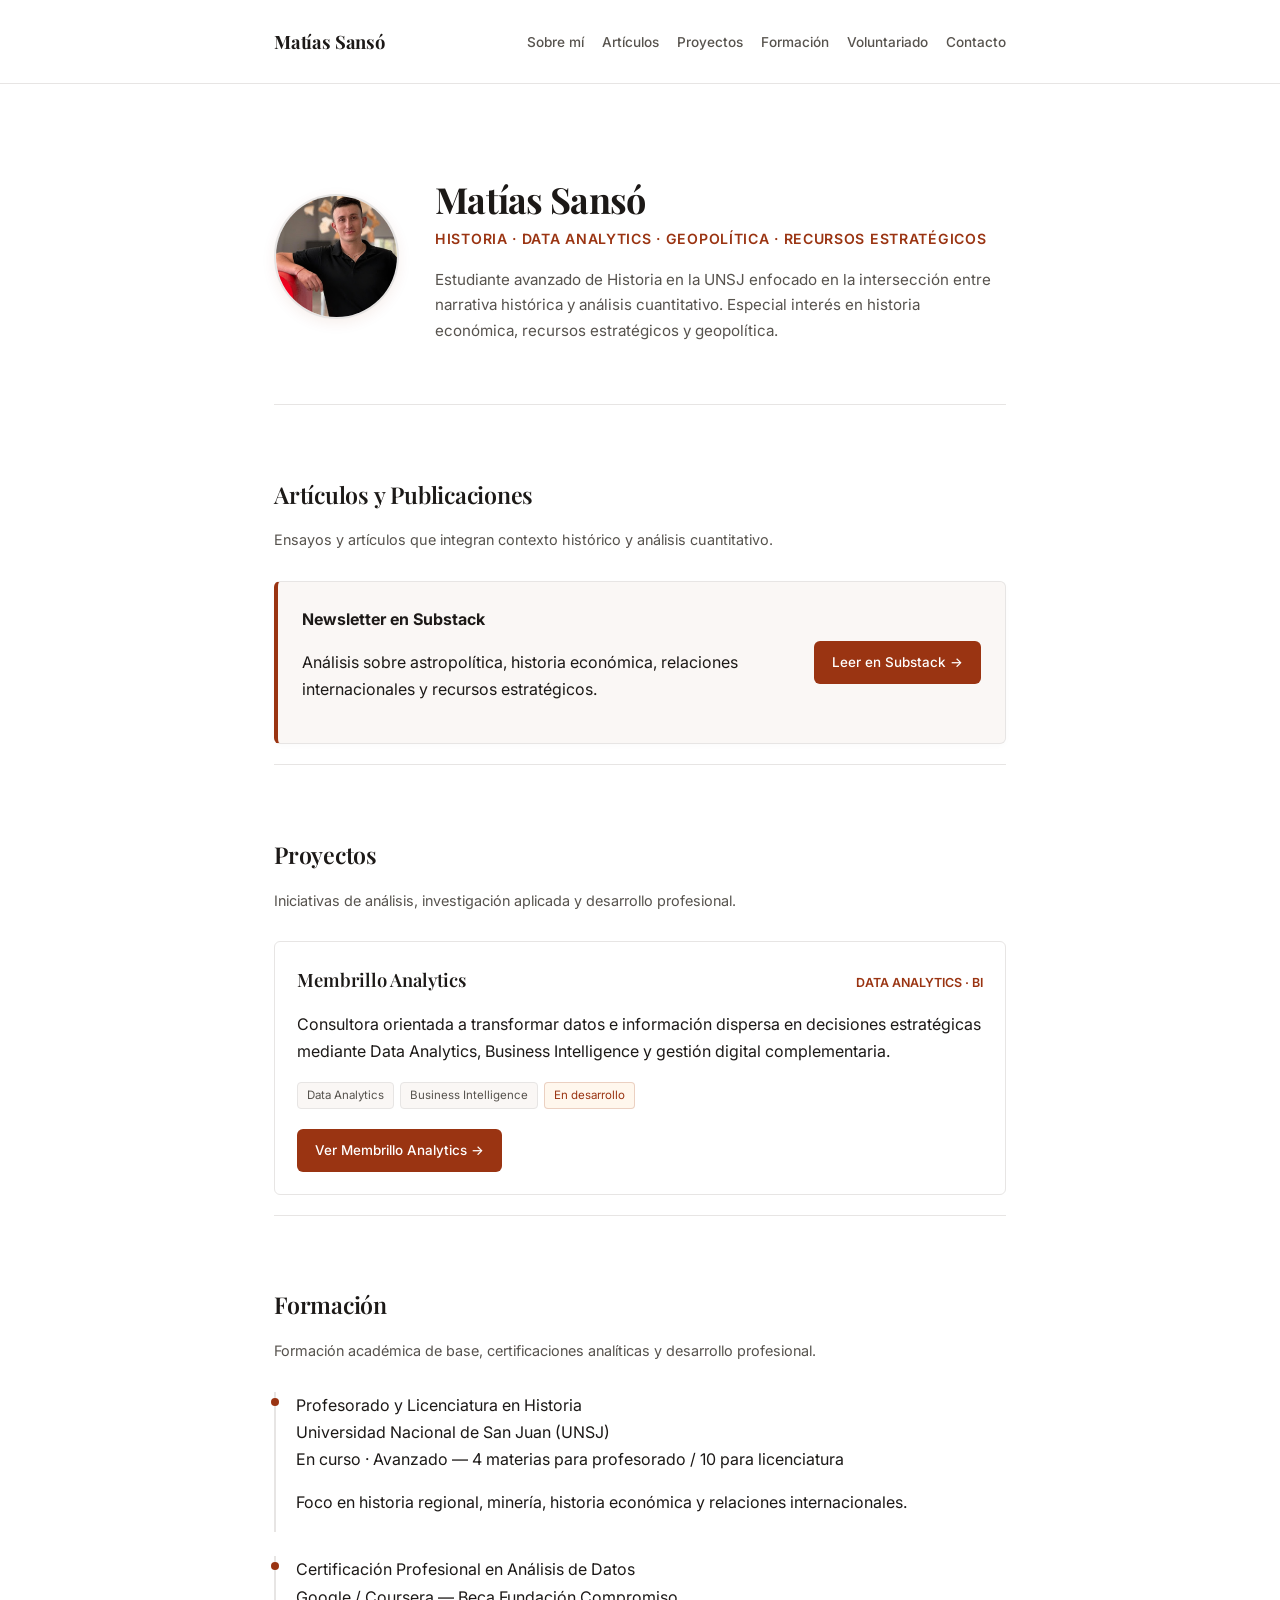
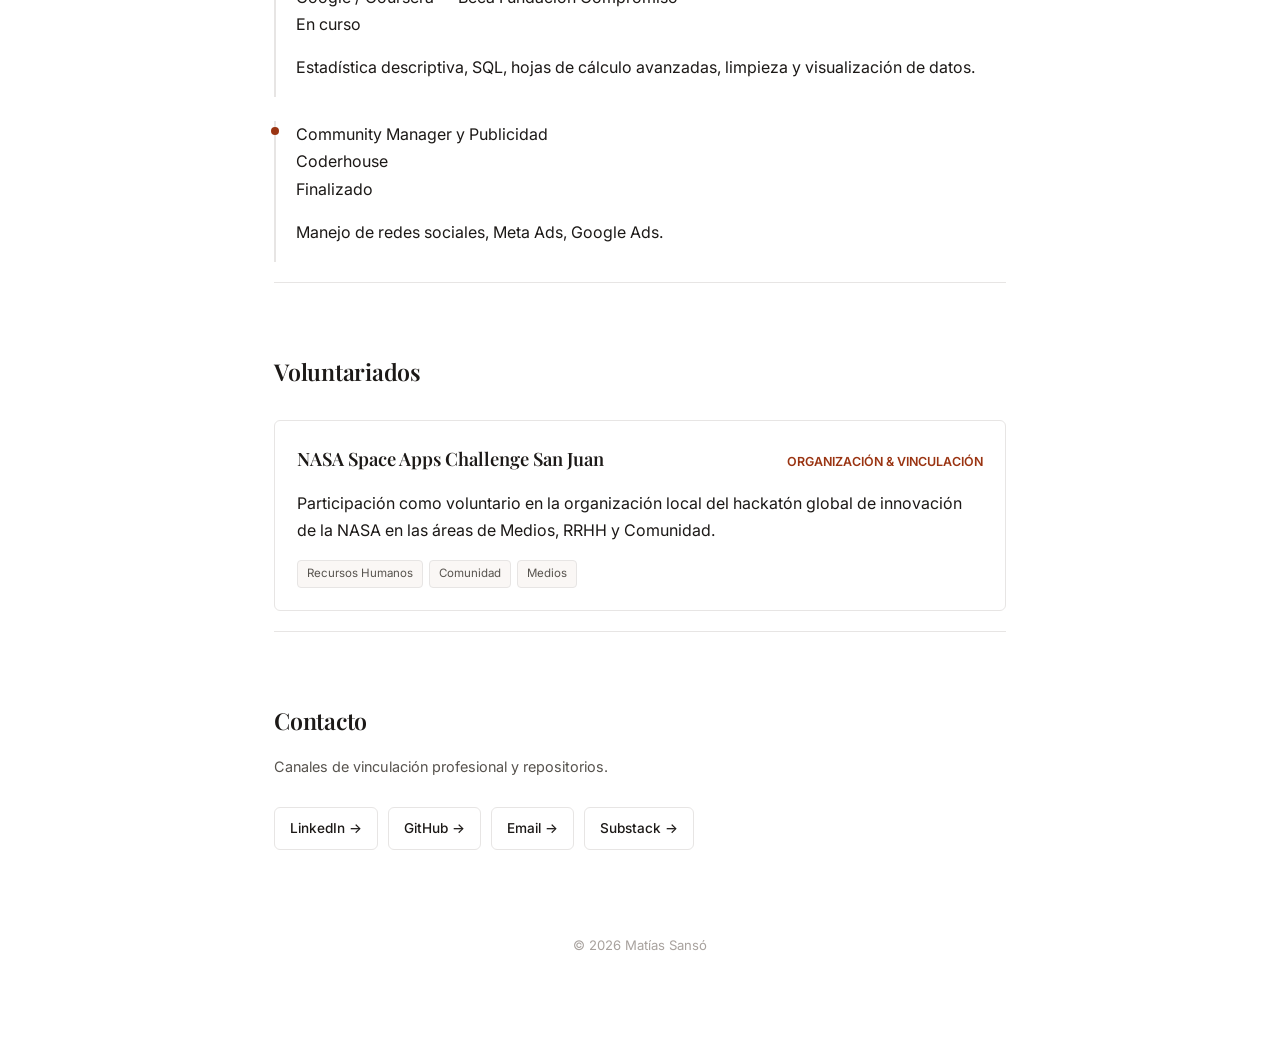
<file: index.html>
<!DOCTYPE html>
<html lang="es">
<head>
  <meta charset="utf-8">
  <meta name="viewport" content="width=device-width, initial-scale=1.0">
  <title>Matías Sansó | Historia, Datos & Geopolítica</title>
  <meta name="description" content="Matías Sansó — Historia, análisis de datos y geopolítica. Ensayos, proyectos y recursos profesionales desde San Juan, Argentina.">

  <!-- Social / SEO -->
  <meta property="og:title" content="Matías Sansó | Historia, Datos & Geopolítica">
  <meta property="og:description" content="Ensayos y proyectos sobre historia económica, recursos estratégicos y análisis cuantitativo.">
  <meta property="og:type" content="website">
  <meta property="og:url" content="https://matiassanso.github.io/">
  <meta property="og:image" content="https://matiassanso.github.io/assets/images/fotoprofesional.jpeg">
  <meta name="twitter:card" content="summary_large_image">

  <link rel="icon" href="/assets/favicon.svg" type="image/svg+xml" />

  <!-- Fonts -->
  <link rel="preconnect" href="https://fonts.googleapis.com">
  <link rel="preconnect" href="https://fonts.gstatic.com" crossorigin>
  <link href="https://fonts.googleapis.com/css2?family=Inter:wght@300;400;500;600&family=Playfair+Display:ital,wght@0,500;0,600;0,700;1,400&display=swap" rel="stylesheet">

  <link rel="stylesheet" href="/assets/css/styles.min.css">
</head>

<body>
  <a class="skip-link" href="#main">Saltar al contenido</a>

  <nav aria-label="Navegación principal">
    <div class="nav-container container">
      <a href="#" class="nav-brand">Matías Sansó</a>

      <button class="nav-toggle" id="navToggle" aria-controls="navLinks" aria-expanded="false" aria-label="Abrir menú">
        ☰
      </button>

      <ul class="nav-links" id="navLinks">
        <li><a href="#sobre-mi">Sobre mí</a></li>
        <li><a href="#articulos">Artículos</a></li>
        <li><a href="#proyectos">Proyectos</a></li>
        <li><a href="#cv">Formación</a></li>
        <li><a href="#voluntariado">Voluntariado</a></li>
        <li><a href="#contacto">Contacto</a></li>
      </ul>
    </div>
  </nav>

  <main id="main" role="main" class="container">
<header id="sobre-mi">
  <img
    src="/assets/images/fotoprofesional.jpg"
    alt="Foto profesional de Matías Sansó"
    class="profile-img"
    loading="lazy"
    width="125"
    height="125"
    onerror="this.onerror=null; this.src='/assets/images/foto-placeholder.svg'"
  >

  <div class="hero-content">
    <h1>Matías Sansó</h1>
    <div class="headline">Historia · Data Analytics · Geopolítica · Recursos Estratégicos</div>
    <p class="hero-text">
      Estudiante avanzado de Historia en la UNSJ enfocado en la intersección entre narrativa histórica y análisis cuantitativo. Especial interés en historia económica, recursos estratégicos y geopolítica.
    </p>
  </div>
</header>
    <section id="articulos" aria-labelledby="articulos-title">
      <h2 id="articulos-title" class="section-title">Artículos y Publicaciones</h2>

      <p class="section-desc">Ensayos y artículos que integran contexto histórico y análisis cuantitativo.</p>

      <div class="substack-box" role="region" aria-label="Newsletter en Substack">
        <div>
          <strong>Newsletter en Substack</strong>
          <p>Análisis sobre astropolítica, historia económica, relaciones internacionales y recursos estratégicos.</p>
        </div>

        <a href="https://substack.com/@matiassanso" target="_blank" rel="noopener noreferrer" class="btn">Leer en Substack →</a>
      </div>
    </section>
<!-- ... fin de <section id="articulos"> ... -->

    <section id="proyectos" aria-labelledby="proyectos-title">
      <h2 id="proyectos-title" class="section-title">Proyectos</h2>
      <p class="section-desc">Iniciativas de análisis, investigación aplicada y desarrollo profesional.</p>
      <div class="grid">

        <div class="card" role="article" aria-label="Membrillo Analytics">
          <div class="card-header">
            <span class="card-title">Membrillo Analytics</span>
            <span class="card-meta">Data Analytics · BI</span>
          </div>
          <p class="card-text">
            Consultora orientada a transformar datos e información dispersa en decisiones estratégicas mediante Data Analytics, Business Intelligence y gestión digital complementaria.
          </p>
          <div class="tags">
            <span class="tag">Data Analytics</span>
            <span class="tag">Business Intelligence</span>
            <span class="tag status">En desarrollo</span>
          </div>
          <div style="margin-top: 1.25rem;">
            <a href="/membrillo-analytics/" class="btn">
              Ver Membrillo Analytics →
            </a>
          </div>
        </div>

      </div>
    </section>

    <section id="cv" aria-labelledby="cv-title">
      <h2 id="cv-title" class="section-title">Formación</h2>

      <p class="section-desc">Formación académica de base, certificaciones analíticas y desarrollo profesional.</p>

      <div class="timeline">
        <div class="timeline-item">
          <div class="timeline-role">Profesorado y Licenciatura en Historia</div>
          <div class="timeline-org">Universidad Nacional de San Juan (UNSJ)</div>
          <div class="timeline-status">En curso · Avanzado — 4 materias para profesorado / 10 para licenciatura</div>
          <p class="timeline-desc">Foco en historia regional, minería, historia económica y relaciones internacionales.</p>
        </div>

        <div class="timeline-item">
          <div class="timeline-role">Certificación Profesional en Análisis de Datos</div>
          <div class="timeline-org">Google / Coursera — Beca Fundación Compromiso</div>
          <div class="timeline-status">En curso</div>
          <p class="timeline-desc">Estadística descriptiva, SQL, hojas de cálculo avanzadas, limpieza y visualización de datos.</p>
        </div>

        <div class="timeline-item">
          <div class="timeline-role">Community Manager y Publicidad</div>
          <div class="timeline-org">Coderhouse</div>
          <div class="timeline-status">Finalizado</div>
          <p class="timeline-desc">Manejo de redes sociales, Meta Ads, Google Ads.</p>
        </div>
      </div>
    </section>

    <section id="voluntariado" aria-labelledby="voluntariado-title">
      <h2 id="voluntariado-title" class="section-title">Voluntariados</h2>
      <p class="section-desc"></p>

      <div class="grid">
        <div class="card" role="article" aria-label="NASA Space Apps Challenge San Juan">
          <div class="card-header">
            <span class="card-title">NASA Space Apps Challenge San Juan</span>
            <span class="card-meta">Organización &amp; Vinculación</span>
          </div>

          <p class="card-text">Participación como voluntario en la organización local del hackatón global de innovación de la NASA en las áreas de Medios, RRHH y Comunidad.</p>

          <div class="tags">
            <span class="tag">Recursos Humanos</span>
            <span class="tag">Comunidad</span>
            <span class="tag">Medios</span>
          </div>
        </div>
      </div>
    </section>

    <section id="contacto" aria-labelledby="contacto-title">
      <h2 id="contacto-title" class="section-title">Contacto</h2>
      <p class="section-desc">Canales de vinculación profesional y repositorios.</p>

      <div class="contact-links" role="navigation" aria-label="Enlaces de contacto">
        <a href="https://www.linkedin.com/in/matiassansoc" target="_blank" rel="noopener noreferrer" class="contact-btn">LinkedIn →</a>

        <a href="https://github.com/matiassanso" target="_blank" rel="noopener noreferrer" class="contact-btn">GitHub →</a>

        <a href="mailto:matysanso98@gmail.com" class="contact-btn">Email →</a>

        <a href="https://substack.com/@matiassanso" target="_blank" rel="noopener noreferrer" class="contact-btn">Substack →</a>
      </div>
    </section>

    <footer>
      <p>&copy; 2026 Matías Sansó</p>
    </footer>
  </main>

  <!-- Minimal mobile nav toggle script (accessible) -->
  <script>
    (function(){
      const btn = document.getElementById('navToggle');
      const links = document.getElementById('navLinks');

      btn.addEventListener('click', function(){
        const expanded = this.getAttribute('aria-expanded') === 'true';
        this.setAttribute('aria-expanded', String(!expanded));
        links.classList.toggle('mobile-open');
      });

      document.addEventListener('click', function(e){
        if (!links.contains(e.target) && !btn.contains(e.target)) {
          links.classList.remove('mobile-open');
          btn.setAttribute('aria-expanded', 'false');
        }
      });

      document.addEventListener('keydown', function(e){
        if (e.key === 'Escape') {
          links.classList.remove('mobile-open');
          btn.setAttribute('aria-expanded', 'false');
          btn.focus();
        }
      });
    })();
  </script>

  <!-- Structured data (minimal) -->
  <script type="application/ld+json">
  {
    "@context": "https://schema.org",
    "@type": "Person",
    "name": "Matías Sansó",
    "url": "https://matiassanso.github.io/",
    "sameAs": [
      "https://www.linkedin.com/in/matiassansoc",
      "https://github.com/matiassanso",
      "https://substack.com/@matiassanso"
    ],
    "jobTitle": "Historia · Data Analytics · Geopolítica"
  }
  </script>

</body>
</html>
</file>
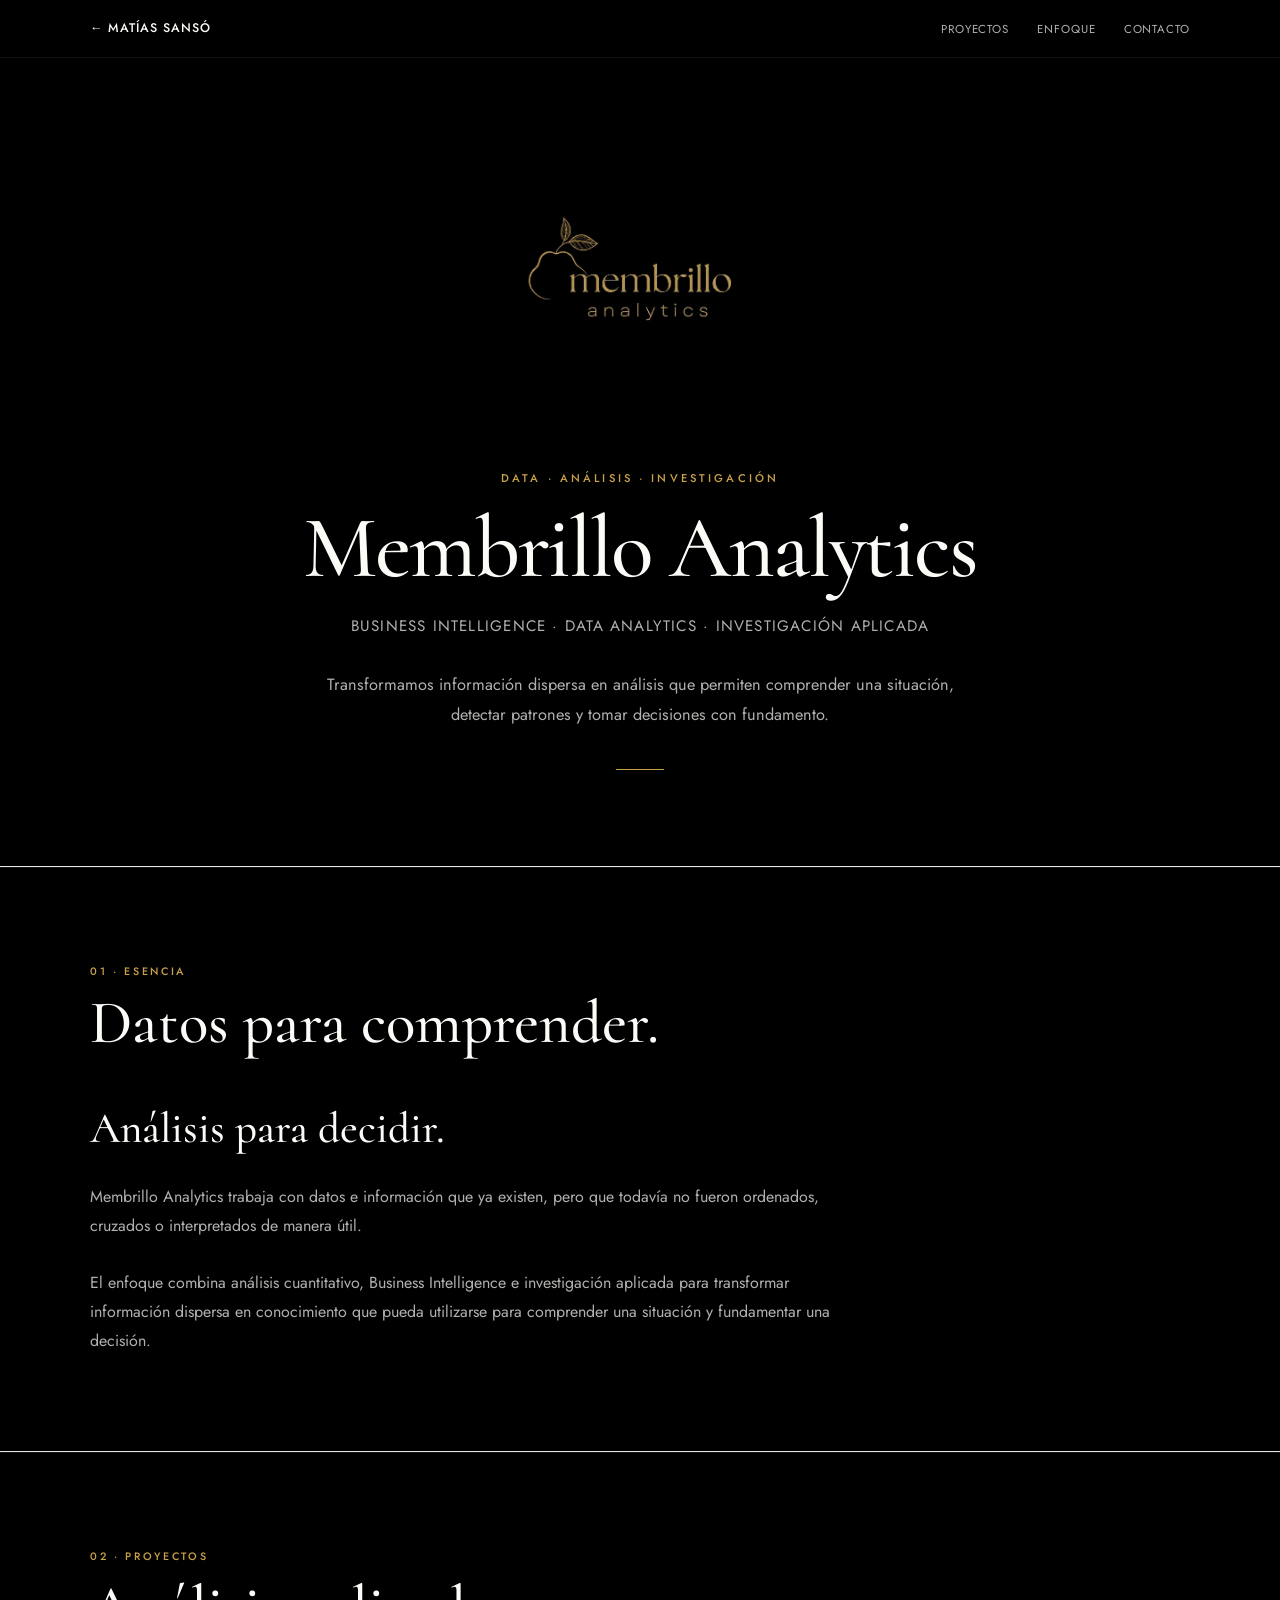
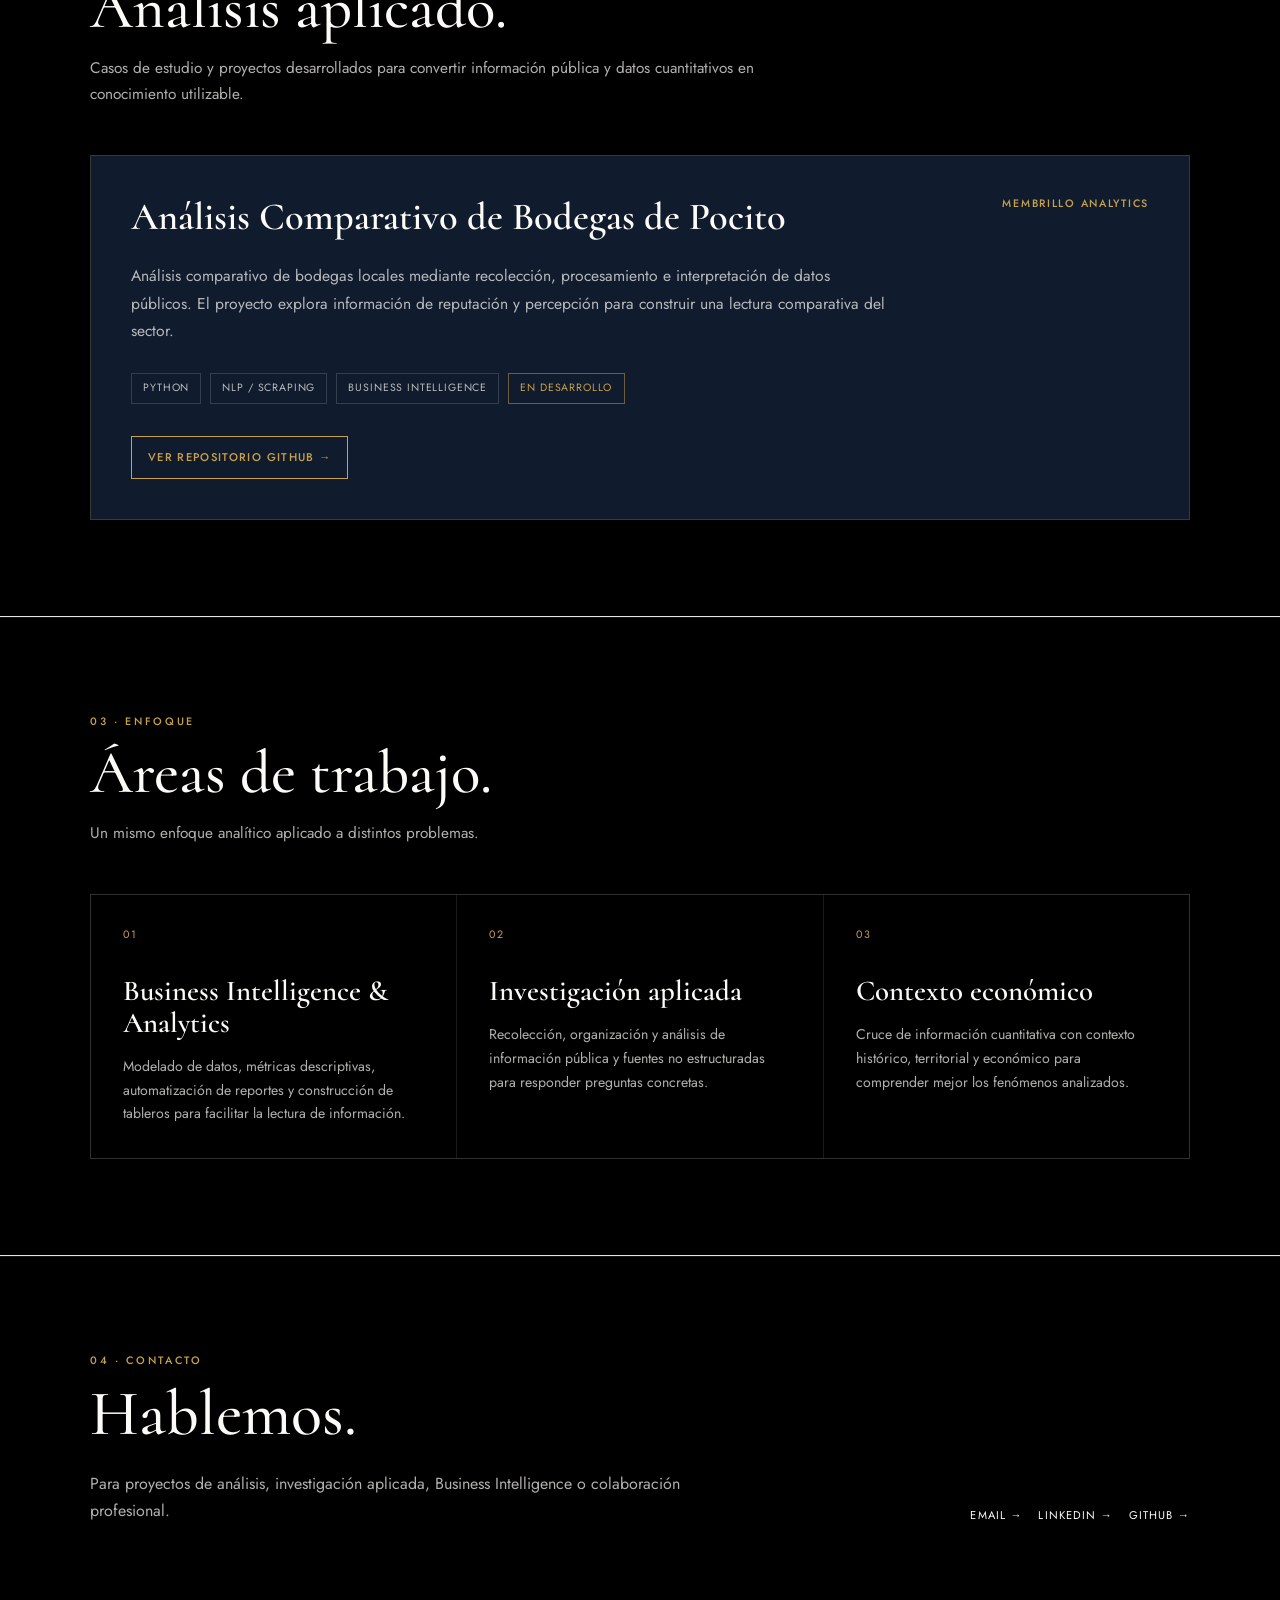
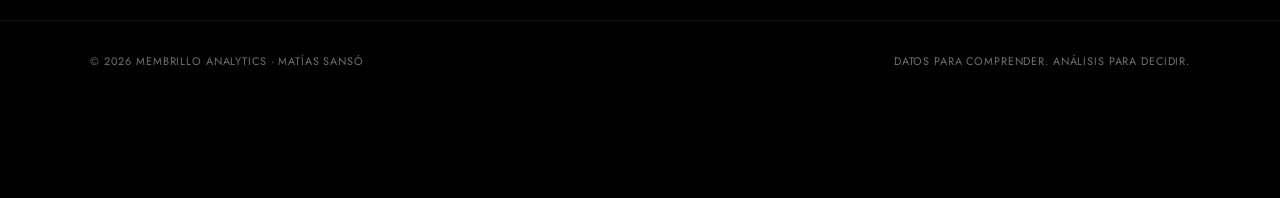
<file: membrillo-analytics/index.html>
<!DOCTYPE html>
<html lang="es">
<head>
  <meta charset="utf-8">
  <meta name="viewport" content="width=device-width, initial-scale=1.0">

  <title>Membrillo Analytics | Data Analytics, Business Intelligence e Investigación</title>

  <meta
    name="description"
    content="Membrillo Analytics — Data Analytics, Business Intelligence e investigación aplicada para transformar información dispersa en decisiones claras."
  >

  <!-- Open Graph -->
  <meta property="og:title" content="Membrillo Analytics">
  <meta
    property="og:description"
    content="Data Analytics, Business Intelligence e investigación aplicada."
  >
  <meta property="og:type" content="website">
  <meta
    property="og:url"
    content="https://matiassanso.github.io/membrillo-analytics/"
  >
  <meta
    property="og:image"
    content="https://matiassanso.github.io/membrillo-analytics/logo-membrillo-principal.png"
  >

  <!-- Fuentes -->
  <link rel="preconnect" href="https://fonts.googleapis.com">
  <link rel="preconnect" href="https://fonts.gstatic.com" crossorigin>

  <link
    href="https://fonts.googleapis.com/css2?family=Cormorant:wght@400;500;600;700&family=Jost:wght@300;400;500;600&display=swap"
    rel="stylesheet"
  >

  <!-- CSS general del sitio -->
  <link rel="stylesheet" href="/assets/css/styles.min.css">

  <!-- =====================================================
       ESTILOS ESPECÍFICOS DE MEMBRILLO ANALYTICS
       ===================================================== -->

  <style>

    :root {
      /* Colores de marca */
      --negro-membrillo: #000000;
      --azul-noche: #101C2E;
      --dorado: #C9A14A;
      --hueso: #FCFBF8;

      /* Textos */
      --texto-principal: #FCFBF8;
      --texto-secundario: rgba(252, 251, 248, 0.70);

      /* Bordes */
      --borde: rgba(201, 161, 74, 0.22);
      --borde-suave: rgba(252, 251, 248, 0.08);
    }


    /* =====================================================
       BASE
       ===================================================== */

    html {
      scroll-behavior: smooth;
    }

    body {
      margin: 0;

      background: var(--negro-membrillo);
      color: var(--texto-principal);

      font-family: "Jost", sans-serif;
      font-weight: 400;

      line-height: 1.55;
    }

    a {
      color: inherit;
    }

    ::selection {
      background: var(--dorado);
      color: var(--negro-membrillo);
    }


    /* =====================================================
       ACCESIBILIDAD
       ===================================================== */

    .skip-link {
      position: absolute;
      left: -9999px;
      top: 1rem;

      z-index: 9999;
    }

    .skip-link:focus {
      left: 1rem;

      padding: 0.75rem 1rem;

      background: var(--hueso);
      color: var(--negro-membrillo);

      border-radius: 4px;
    }


    /* =====================================================
       NAVEGACIÓN
       ===================================================== */

    .membrillo-nav {
      position: sticky;
      top: 0;

      z-index: 1000;

      background: rgba(0, 0, 0, 0.94);

      border-bottom: 1px solid var(--borde-suave);

      backdrop-filter: blur(12px);
      -webkit-backdrop-filter: blur(12px);
    }

    .membrillo-nav-container {
      width: min(1100px, calc(100% - 3rem));

      margin: 0 auto;
      padding: 1rem 0;

      display: flex;
      align-items: center;
      justify-content: space-between;

      gap: 2rem;
    }

    .membrillo-nav-brand {
      color: var(--hueso);

      text-decoration: none;

      font-size: 0.78rem;
      font-weight: 500;

      letter-spacing: 0.08em;
      text-transform: uppercase;

      transition: color 0.2s ease;
    }

    .membrillo-nav-brand:hover {
      color: var(--dorado);
    }

    .membrillo-nav-links {
      display: flex;
      align-items: center;

      gap: 1.75rem;

      margin: 0;
      padding: 0;

      list-style: none;
    }

    .membrillo-nav-links a {
      color: var(--texto-secundario);

      text-decoration: none;

      font-size: 0.72rem;
      font-weight: 400;

      letter-spacing: 0.08em;
      text-transform: uppercase;

      transition: color 0.2s ease;
    }

    .membrillo-nav-links a:hover {
      color: var(--dorado);
    }


    /* =====================================================
       CONTENEDOR
       ===================================================== */

    .membrillo-container {
      width: min(1100px, calc(100% - 3rem));

      margin: 0 auto;
    }


    /* =====================================================
       HERO
       ===================================================== */

    .membrillo-hero {
      min-height: 78vh;

      display: flex;
      align-items: center;
      justify-content: center;

      text-align: center;

      padding: 5rem 0 6rem;
    }

    .membrillo-logo {
      display: block;

      width: min(280px, 68vw);
      height: auto;

      margin: 0 auto 3.25rem;

      object-fit: contain;
    }

    .membrillo-eyebrow {
      margin: 0 0 1.25rem;

      color: var(--dorado);

      font-size: 0.7rem;
      font-weight: 500;

      letter-spacing: 0.28em;
      text-transform: uppercase;
    }

    .membrillo-hero h1 {
      margin: 0;

      color: var(--hueso);

      font-family: "Cormorant", serif;

      font-size: clamp(3rem, 7vw, 5.5rem);
      font-weight: 500;

      line-height: 0.95;

      letter-spacing: -0.025em;
    }

    .membrillo-hero-subtitle {
      margin: 1.5rem 0 0;

      color: var(--texto-secundario);

      font-size: clamp(0.8rem, 1.5vw, 0.95rem);

      letter-spacing: 0.08em;
      text-transform: uppercase;
    }

    .membrillo-hero-text {
      max-width: 680px;

      margin: 2rem auto 0;

      color: var(--texto-secundario);

      font-size: 1.02rem;

      line-height: 1.8;
    }

    .membrillo-hero-line {
      width: 48px;
      height: 1px;

      margin: 2.5rem auto 0;

      background: var(--dorado);
    }


    /* =====================================================
       SECCIONES
       ===================================================== */

    .membrillo-section {
      padding: 6rem 0;

      border-top: 1px solid var(--borde-suave);
    }

    .membrillo-section-header {
      margin-bottom: 3rem;
    }

    .membrillo-section-number {
      display: block;

      margin-bottom: 0.75rem;

      color: var(--dorado);

      font-size: 0.67rem;
      font-weight: 500;

      letter-spacing: 0.25em;
      text-transform: uppercase;
    }

    .membrillo-section-title {
      margin: 0;

      color: var(--hueso);

      font-family: "Cormorant", serif;

      font-size: clamp(2.4rem, 5vw, 3.8rem);
      font-weight: 500;

      line-height: 1;
    }

    .membrillo-section-desc {
      max-width: 680px;

      margin: 1rem 0 0;

      color: var(--texto-secundario);

      font-size: 0.96rem;

      line-height: 1.7;
    }


    /* =====================================================
       ESENCIA
       ===================================================== */

    .membrillo-intro {
      max-width: 780px;
    }

    .membrillo-intro-lead {
      margin: 0;

      color: var(--hueso);

      font-family: "Cormorant", serif;

      font-size: clamp(1.8rem, 4vw, 2.7rem);
      font-weight: 500;

      line-height: 1.25;
    }

    .membrillo-intro p:not(.membrillo-intro-lead) {
      margin: 1.75rem 0 0;

      color: var(--texto-secundario);

      font-size: 1rem;

      line-height: 1.8;
    }


    /* =====================================================
       PROYECTOS
       ===================================================== */

    .membrillo-project {
      padding: 2.5rem;

      background: var(--azul-noche);

      border: 1px solid var(--borde);

      transition:
        transform 0.25s ease,
        border-color 0.25s ease;
    }

    .membrillo-project:hover {
      transform: translateY(-3px);

      border-color: rgba(201, 161, 74, 0.45);
    }

    .membrillo-project-header {
      display: flex;
      align-items: flex-start;
      justify-content: space-between;

      gap: 2rem;

      margin-bottom: 1.5rem;
    }

    .membrillo-project-title {
      margin: 0;

      color: var(--hueso);

      font-family: "Cormorant", serif;

      font-size: clamp(1.8rem, 3vw, 2.5rem);
      font-weight: 600;

      line-height: 1.1;
    }

    .membrillo-project-meta {
      flex-shrink: 0;

      color: var(--dorado);

      font-size: 0.67rem;
      font-weight: 500;

      letter-spacing: 0.16em;
      text-transform: uppercase;
    }

    .membrillo-project-text {
      max-width: 760px;

      margin: 0;

      color: var(--texto-secundario);

      font-size: 0.98rem;

      line-height: 1.75;
    }

    .membrillo-tags {
      display: flex;
      flex-wrap: wrap;

      gap: 0.55rem;

      margin-top: 1.75rem;
    }

    .membrillo-tag {
      display: inline-block;

      padding: 0.4rem 0.7rem;

      border: 1px solid rgba(252, 251, 248, 0.15);

      color: rgba(252, 251, 248, 0.72);

      font-size: 0.66rem;

      letter-spacing: 0.08em;
      text-transform: uppercase;
    }

    .membrillo-tag-status {
      border-color: rgba(201, 161, 74, 0.5);

      color: var(--dorado);
    }

    .membrillo-project-action {
      margin-top: 2rem;
    }

    .membrillo-button {
      display: inline-flex;
      align-items: center;

      gap: 0.6rem;

      padding: 0.75rem 1rem;

      border: 1px solid var(--dorado);

      color: var(--dorado);
      background: transparent;

      text-decoration: none;

      font-size: 0.7rem;
      font-weight: 500;

      letter-spacing: 0.12em;
      text-transform: uppercase;

      transition:
        background 0.2s ease,
        color 0.2s ease;
    }

    .membrillo-button:hover {
      background: var(--dorado);

      color: var(--negro-membrillo);
    }


    /* =====================================================
       ÁREAS DE ENFOQUE
       ===================================================== */

    .membrillo-focus-grid {
      display: grid;

      grid-template-columns: repeat(3, 1fr);

      gap: 1px;

      background: rgba(252, 251, 248, 0.10);

      border: 1px solid rgba(252, 251, 248, 0.10);
    }

    .membrillo-focus-card {
      min-height: 220px;

      padding: 2rem;

      background: var(--negro-membrillo);
    }

    .membrillo-focus-number {
      display: block;

      margin-bottom: 2rem;

      color: var(--dorado);

      font-size: 0.67rem;

      letter-spacing: 0.18em;
    }

    .membrillo-focus-card h3 {
      margin: 0 0 1rem;

      color: var(--hueso);

      font-family: "Cormorant", serif;

      font-size: 1.8rem;
      font-weight: 600;

      line-height: 1.1;
    }

    .membrillo-focus-card p {
      margin: 0;

      color: var(--texto-secundario);

      font-size: 0.88rem;

      line-height: 1.7;
    }


    /* =====================================================
       CONTACTO
       ===================================================== */

    .membrillo-contact {
      display: flex;
      align-items: flex-end;
      justify-content: space-between;

      gap: 3rem;
    }

    .membrillo-contact-text {
      max-width: 650px;
    }

    .membrillo-contact-text h2 {
      margin: 0;

      color: var(--hueso);

      font-family: "Cormorant", serif;

      font-size: clamp(2.5rem, 5vw, 4rem);
      font-weight: 500;

      line-height: 1;
    }

    .membrillo-contact-text p {
      margin: 1.5rem 0 0;

      color: var(--texto-secundario);

      line-height: 1.7;
    }

    .membrillo-contact-links {
      display: flex;
      flex-wrap: wrap;

      gap: 1rem;
    }

    .membrillo-contact-link {
      color: var(--hueso);

      text-decoration: none;

      font-size: 0.7rem;

      letter-spacing: 0.1em;
      text-transform: uppercase;

      transition: color 0.2s ease;
    }

    .membrillo-contact-link:hover {
      color: var(--dorado);
    }


    /* =====================================================
       FOOTER
       ===================================================== */

    .membrillo-footer {
      padding: 2rem 0 3rem;

      border-top: 1px solid var(--borde-suave);

      color: rgba(252, 251, 248, 0.45);

      font-size: 0.68rem;

      letter-spacing: 0.08em;
      text-transform: uppercase;
    }

    .membrillo-footer-inner {
      display: flex;
      align-items: center;
      justify-content: space-between;

      gap: 1rem;
    }

    .membrillo-footer p {
      margin: 0;
    }


    /* =====================================================
       RESPONSIVE
       ===================================================== */

    @media (max-width: 800px) {

      .membrillo-nav-container {
        width: calc(100% - 2rem);
      }

      .membrillo-nav-links {
        gap: 0.9rem;
      }

      .membrillo-nav-links a {
        font-size: 0.62rem;
      }

      .membrillo-container {
        width: calc(100% - 2rem);
      }

      .membrillo-hero {
        min-height: auto;

        padding: 4rem 0 5rem;
      }

      .membrillo-logo {
        width: min(240px, 72vw);

        margin-bottom: 2.75rem;
      }

      .membrillo-section {
        padding: 4.5rem 0;
      }

      .membrillo-focus-grid {
        grid-template-columns: 1fr;
      }

      .membrillo-project {
        padding: 1.75rem;
      }

      .membrillo-project-header {
        flex-direction: column;

        gap: 0.75rem;
      }

      .membrillo-contact {
        flex-direction: column;

        align-items: flex-start;
      }

      .membrillo-footer-inner {
        flex-direction: column;

        align-items: flex-start;
      }
    }


    @media (max-width: 520px) {

      .membrillo-nav {
        position: relative;
      }

      .membrillo-nav-container {
        flex-direction: column;

        align-items: flex-start;

        gap: 0.75rem;
      }

      .membrillo-nav-links {
        flex-wrap: wrap;
      }

      .membrillo-hero-subtitle {
        line-height: 1.6;
      }

      .membrillo-project {
        padding: 1.5rem;
      }

      .membrillo-focus-card {
        min-height: auto;
      }
    }

  </style>
</head>


<body>

  <!-- =====================================================
       ACCESIBILIDAD
       ===================================================== -->

  <a class="skip-link" href="#main">
    Saltar al contenido
  </a>


  <!-- =====================================================
       NAVEGACIÓN
       ===================================================== -->

  <nav
    class="membrillo-nav"
    aria-label="Navegación de Membrillo Analytics"
  >

    <div class="membrillo-nav-container">

      <a
        href="/"
        class="membrillo-nav-brand"
      >
        ← Matías Sansó
      </a>


      <ul class="membrillo-nav-links">

        <li>
          <a href="#proyectos">
            Proyectos
          </a>
        </li>

        <li>
          <a href="#enfoque">
            Enfoque
          </a>
        </li>

        <li>
          <a href="#contacto">
            Contacto
          </a>
        </li>

      </ul>

    </div>

  </nav>


  <main id="main">


    <!-- =====================================================
         HERO
         ===================================================== -->

    <header class="membrillo-hero">

      <div class="membrillo-container">

        <img
          src="logo-membrillo-principal.png"
          alt="Membrillo Analytics"
          class="membrillo-logo"
          width="520"
          height="360"
        >


        <p class="membrillo-eyebrow">
          Data · Análisis · Investigación
        </p>


        <h1>
          Membrillo Analytics
        </h1>


        <p class="membrillo-hero-subtitle">
          Business Intelligence · Data Analytics · Investigación aplicada
        </p>


        <p class="membrillo-hero-text">
          Transformamos información dispersa en análisis que permiten
          comprender una situación, detectar patrones y tomar decisiones
          con fundamento.
        </p>


        <div
          class="membrillo-hero-line"
          aria-hidden="true"
        ></div>

      </div>

    </header>


    <!-- =====================================================
         ESENCIA
         ===================================================== -->

    <section
      class="membrillo-section"
      aria-labelledby="esencia-title"
    >

      <div class="membrillo-container">

        <div class="membrillo-section-header">

          <span class="membrillo-section-number">
            01 · Esencia
          </span>

          <h2
            id="esencia-title"
            class="membrillo-section-title"
          >
            Datos para comprender.
          </h2>

        </div>


        <div class="membrillo-intro">

          <p class="membrillo-intro-lead">
            Análisis para decidir.
          </p>


          <p>
            Membrillo Analytics trabaja con datos e información que ya
            existen, pero que todavía no fueron ordenados, cruzados o
            interpretados de manera útil.
          </p>


          <p>
            El enfoque combina análisis cuantitativo, Business Intelligence
            e investigación aplicada para transformar información dispersa
            en conocimiento que pueda utilizarse para comprender una
            situación y fundamentar una decisión.
          </p>

        </div>

      </div>

    </section>


    <!-- =====================================================
         PROYECTOS
         ===================================================== -->

    <section
      id="proyectos"
      class="membrillo-section"
      aria-labelledby="proyectos-title"
    >

      <div class="membrillo-container">

        <div class="membrillo-section-header">

          <span class="membrillo-section-number">
            02 · Proyectos
          </span>


          <h2
            id="proyectos-title"
            class="membrillo-section-title"
          >
            Análisis aplicado.
          </h2>


          <p class="membrillo-section-desc">
            Casos de estudio y proyectos desarrollados para convertir
            información pública y datos cuantitativos en conocimiento
            utilizable.
          </p>

        </div>


        <!-- =================================================
             PROYECTO ACTUAL
             ================================================= -->

        <article class="membrillo-project">

          <div class="membrillo-project-header">

            <h3 class="membrillo-project-title">
              Análisis Comparativo de Bodegas de Pocito
            </h3>


            <span class="membrillo-project-meta">
              Membrillo Analytics
            </span>

          </div>


          <p class="membrillo-project-text">
            Análisis comparativo de bodegas locales mediante recolección,
            procesamiento e interpretación de datos públicos. El proyecto
            explora información de reputación y percepción para construir
            una lectura comparativa del sector.
          </p>


          <div class="membrillo-tags">

            <span class="membrillo-tag">
              Python
            </span>

            <span class="membrillo-tag">
              NLP / Scraping
            </span>

            <span class="membrillo-tag">
              Business Intelligence
            </span>

            <span class="membrillo-tag membrillo-tag-status">
              En desarrollo
            </span>

          </div>


          <div class="membrillo-project-action">

            <a
              href="https://github.com/matiassanso/analisis-presencia-digital-bodegas"
              target="_blank"
              rel="noopener noreferrer"
              class="membrillo-button"
            >
              Ver repositorio GitHub →
            </a>

          </div>

        </article>

      </div>

    </section>


    <!-- =====================================================
         ENFOQUE
         ===================================================== -->

    <section
      id="enfoque"
      class="membrillo-section"
      aria-labelledby="enfoque-title"
    >

      <div class="membrillo-container">

        <div class="membrillo-section-header">

          <span class="membrillo-section-number">
            03 · Enfoque
          </span>


          <h2
            id="enfoque-title"
            class="membrillo-section-title"
          >
            Áreas de trabajo.
          </h2>


          <p class="membrillo-section-desc">
            Un mismo enfoque analítico aplicado a distintos problemas.
          </p>

        </div>


        <div class="membrillo-focus-grid">


          <!-- Área 01 -->

          <article class="membrillo-focus-card">

            <span class="membrillo-focus-number">
              01
            </span>


            <h3>
              Business Intelligence & Analytics
            </h3>


            <p>
              Modelado de datos, métricas descriptivas, automatización de
              reportes y construcción de tableros para facilitar la lectura
              de información.
            </p>

          </article>


          <!-- Área 02 -->

          <article class="membrillo-focus-card">

            <span class="membrillo-focus-number">
              02
            </span>


            <h3>
              Investigación aplicada
            </h3>


            <p>
              Recolección, organización y análisis de información pública
              y fuentes no estructuradas para responder preguntas concretas.
            </p>

          </article>


          <!-- Área 03 -->

          <article class="membrillo-focus-card">

            <span class="membrillo-focus-number">
              03
            </span>


            <h3>
              Contexto económico
            </h3>


            <p>
              Cruce de información cuantitativa con contexto histórico,
              territorial y económico para comprender mejor los fenómenos
              analizados.
            </p>

          </article>


        </div>

      </div>

    </section>


    <!-- =====================================================
         CONTACTO
         ===================================================== -->

    <section
      id="contacto"
      class="membrillo-section"
      aria-labelledby="contacto-title"
    >

      <div class="membrillo-container">

        <div class="membrillo-contact">


          <div class="membrillo-contact-text">

            <span class="membrillo-section-number">
              04 · Contacto
            </span>


            <h2 id="contacto-title">
              Hablemos.
            </h2>


            <p>
              Para proyectos de análisis, investigación aplicada,
              Business Intelligence o colaboración profesional.
            </p>

          </div>


          <div class="membrillo-contact-links">

            <a
              href="mailto:matysanso98@gmail.com"
              class="membrillo-contact-link"
            >
              Email →
            </a>


            <a
              href="https://www.linkedin.com/in/matiassansoc"
              target="_blank"
              rel="noopener noreferrer"
              class="membrillo-contact-link"
            >
              LinkedIn →
            </a>


            <a
              href="https://github.com/matiassanso"
              target="_blank"
              rel="noopener noreferrer"
              class="membrillo-contact-link"
            >
              GitHub →
            </a>

          </div>

        </div>

      </div>

    </section>


  </main>


  <!-- =====================================================
       FOOTER
       ===================================================== -->

  <footer class="membrillo-footer">

    <div class="membrillo-container">

      <div class="membrillo-footer-inner">

        <p>
          © 2026 Membrillo Analytics · Matías Sansó
        </p>


        <p>
          Datos para comprender. Análisis para decidir.
        </p>

      </div>

    </div>

  </footer>


</body>
</html>
</file>
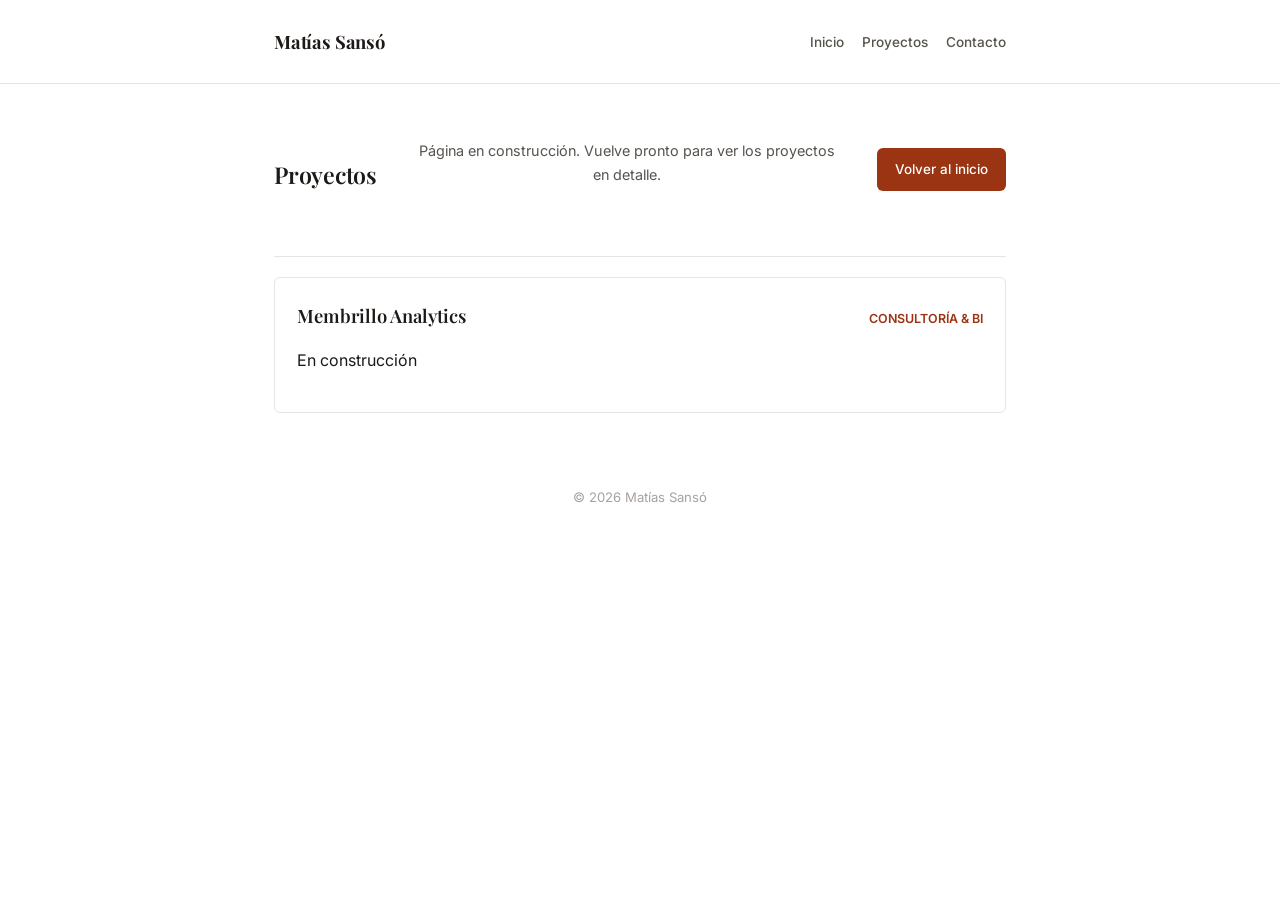
<file: proyectos.html>
<!DOCTYPE html>
<html lang="es">
<head>
  <meta charset="utf-8">
  <meta name="viewport" content="width=device-width, initial-scale=1.0">
  <title>Proyectos — En construcción</title>
  <meta name="description" content="Página de proyectos — en construcción.">
  <link rel="icon" href="/assets/favicon.svg" type="image/svg+xml" />
  <link rel="preconnect" href="https://fonts.googleapis.com">
  <link rel="preconnect" href="https://fonts.gstatic.com" crossorigin>
  <link href="https://fonts.googleapis.com/css2?family=Inter:wght@300;400;500;600&family=Playfair+Display:ital,wght@0,500;0,600;0,700;1,400&display=swap" rel="stylesheet">
  <link rel="stylesheet" href="/assets/css/styles.min.css">
</head>
<body>
  <nav aria-label="Navegación principal">
    <div class="nav-container container">
      <a href="/" class="nav-brand">Matías Sansó</a>
      <ul class="nav-links">
        <li><a href="/">Inicio</a></li>
        <li><a href="/proyectos.html">Proyectos</a></li>
        <li><a href="#contacto">Contacto</a></li>
      </ul>
    </div>
  </nav>

  <main class="container" role="main">
    <header style="padding:40px 0; text-align:center;">
      <h1 class="section-title">Proyectos</h1>
      <p class="section-desc">Página en construcción. Vuelve pronto para ver los proyectos en detalle.</p>
      <p><a href="/" class="btn">Volver al inicio</a></p>
    </header>

    <section style="padding:20px 0;">
      <div class="card">
        <div class="card-header">
          <span class="card-title">Membrillo Analytics</span>
          <span class="card-meta">Consultoría &amp; BI</span>
        </div>
        <p class="card-text">En construcción</p>
      </div>
    </section>

    <footer style="padding:40px 0; text-align:center;">
      <p>&copy; 2026 Matías Sansó</p>
    </footer>
  </main>
</body>
</html>
</file>
<file: assets/css/styles.min.css>
:root{--bg:#ffffff;--surface:#faf7f5;--card-bg:#ffffff;--text-main:#1c1917;--text-muted:#57534e;--text-subtle:#a8a29e;--border:#e7e5e4;--border-focus:#9a3412;--accent:#9a3412;--accent-soft:#fff7ed;--radius:6px}*,*::before,*::after{box-sizing:border-box}html{scroll-behavior:smooth}body{font-family:'Inter',system-ui,-apple-system,sans-serif;background-color:var(--bg);color:var(--text-main);line-height:1.7;font-size:1rem;margin:0;padding-bottom:80px;-webkit-font-smoothing:antialiased}.skip-link{position:absolute;left:-999px;top:auto;width:1px;height:1px;overflow:hidden;z-index:1000}.skip-link:focus{left:16px;top:16px;width:auto;height:auto;padding:8px 12px;background:var(--accent);color:#fff;border-radius:4px;text-decoration:none}.container{max-width:780px;margin:0 auto;padding:0 24px}nav{position:sticky;top:0;background:rgba(255,255,255,0.94);backdrop-filter:blur(8px);border-bottom:1px solid var(--border);z-index:100}.nav-container{max-width:780px;margin:0 auto;padding:12px 24px;display:flex;justify-content:space-between;align-items:center;gap:12px}.nav-brand{font-family:'Playfair Display',Georgia,serif;font-weight:700;color:var(--text-main);text-decoration:none;font-size:1.15rem;letter-spacing:-0.01em}.nav-brand:hover{color:var(--accent)}.nav-links{display:flex;gap:18px;list-style:none;align-items:center}.nav-links a{color:var(--text-muted);text-decoration:none;font-size:0.85rem;font-weight:500;transition:color 0.2s}.nav-links a:hover,.nav-links a:focus{color:var(--accent);outline:none}.nav-toggle{display:none;background:none;border:1px solid var(--border);padding:6px 8px;border-radius:6px;cursor:pointer}header{padding:70px 0 45px;display:flex;gap:36px;align-items:center;border-bottom:1px solid var(--border)}.profile-img{width:125px;height:125px;border-radius:50%;object-fit:cover;border:2px solid var(--border);box-shadow:0 4px 14px rgba(154,52,18,0.08);flex-shrink:0}.hero-content h1{font-family:'Playfair Display',Georgia,serif;font-size:2.25rem;font-weight:700;color:var(--text-main);line-height:1.2;margin-bottom:6px;letter-spacing:-0.02em}.headline{font-size:0.88rem;color:var(--accent);font-weight:600;margin-bottom:14px;text-transform:uppercase;letter-spacing:0.05em}.hero-text{color:var(--text-muted);font-size:0.95rem}section{padding:50px 0 20px;border-bottom:1px solid var(--border)}section:last-of-type{border-bottom:none}.section-title{font-family:'Playfair Display',Georgia,serif;font-size:1.45rem;font-weight:600;color:var(--text-main);margin-bottom:6px;letter-spacing:-0.01em}.section-desc{color:var(--text-muted);font-size:0.9rem;margin-bottom:28px}.substack-box{background:var(--surface);border:1px solid var(--border);border-left:4px solid var(--accent);border-radius:var(--radius);padding:24px;display:flex;justify-content:space-between;align-items:center;gap:20px;box-shadow:0 2px 6px rgba(0,0,0,0.02)}.btn{display:inline-block;background:var(--accent);color:#ffffff;font-weight:500;font-size:0.84rem;padding:10px 18px;border-radius:var(--radius);text-decoration:none;white-space:nowrap;transition:opacity 0.2s,transform 0.15s}.btn:hover{opacity:0.92;transform:translateY(-1px)}.btn:focus-visible{outline:3px solid rgba(154,52,18,0.18);outline-offset:2px}.grid{display:grid;grid-template-columns:1fr;gap:16px}.card{background:var(--card-bg);border:1px solid var(--border);border-radius:var(--radius);padding:22px;text-decoration:none;color:inherit;transition:border-color 0.2s,box-shadow 0.2s,transform 0.15s}.card:hover{border-color:var(--border-focus);box-shadow:0 6px 16px rgba(154,52,18,0.05);transform:translateY(-2px)}.card-header{display:flex;justify-content:space-between;align-items:baseline;margin-bottom:8px;gap:6px;flex-wrap:wrap}.card-title{font-family:'Playfair Display',Georgia,serif;font-size:1.15rem;font-weight:600}.card-meta{font-size:0.78rem;font-weight:600;color:var(--accent);text-transform:uppercase}.tags{display:flex;flex-wrap:wrap;gap:6px}.tag{background:var(--surface);border:1px solid var(--border);color:var(--text-muted);font-size:0.72rem;padding:3px 9px;border-radius:4px}.tag.status{background:var(--accent-soft);border-color:rgba(154,52,18,0.2);color:var(--accent)}.timeline{display:flex;flex-direction:column;gap:24px}.timeline-item{border-left:2px solid var(--border);padding-left:20px;position:relative}.timeline-item::before{content:'';position:absolute;left:-5px;top:6px;width:8px;height:8px;border-radius:50%;background:var(--accent)}.contact-links{display:flex;flex-wrap:wrap;gap:10px}.contact-btn{display:inline-flex;align-items:center;background:#ffffff;border:1px solid var(--border);color:var(--text-main);padding:9px 15px;border-radius:var(--radius);text-decoration:none;font-size:0.85rem;font-weight:500}.contact-btn:hover,.contact-btn:focus{border-color:var(--accent);color:var(--accent);background:var(--surface)}footer{padding-top:50px;text-align:center;color:var(--text-subtle);font-size:0.82rem}@media (max-width:640px){header{flex-direction:column;text-align:center;gap:18px}.nav-links{display:none;flex-direction:column;gap:10px}.nav-links.mobile-open{display:flex;position:absolute;left:16px;right:16px;top:64px;background:#fff;padding:12px;border-radius:8px;border:1px solid var(--border);box-shadow:0 8px 24px rgba(0,0,0,0.06)}.nav-toggle{display:inline-flex}.substack-box{flex-direction:column;align-items:flex-start}}:focus{outline:none}:focus-visible{outline:3px solid rgba(154,52,18,0.18);outline-offset:2px}
</file>
